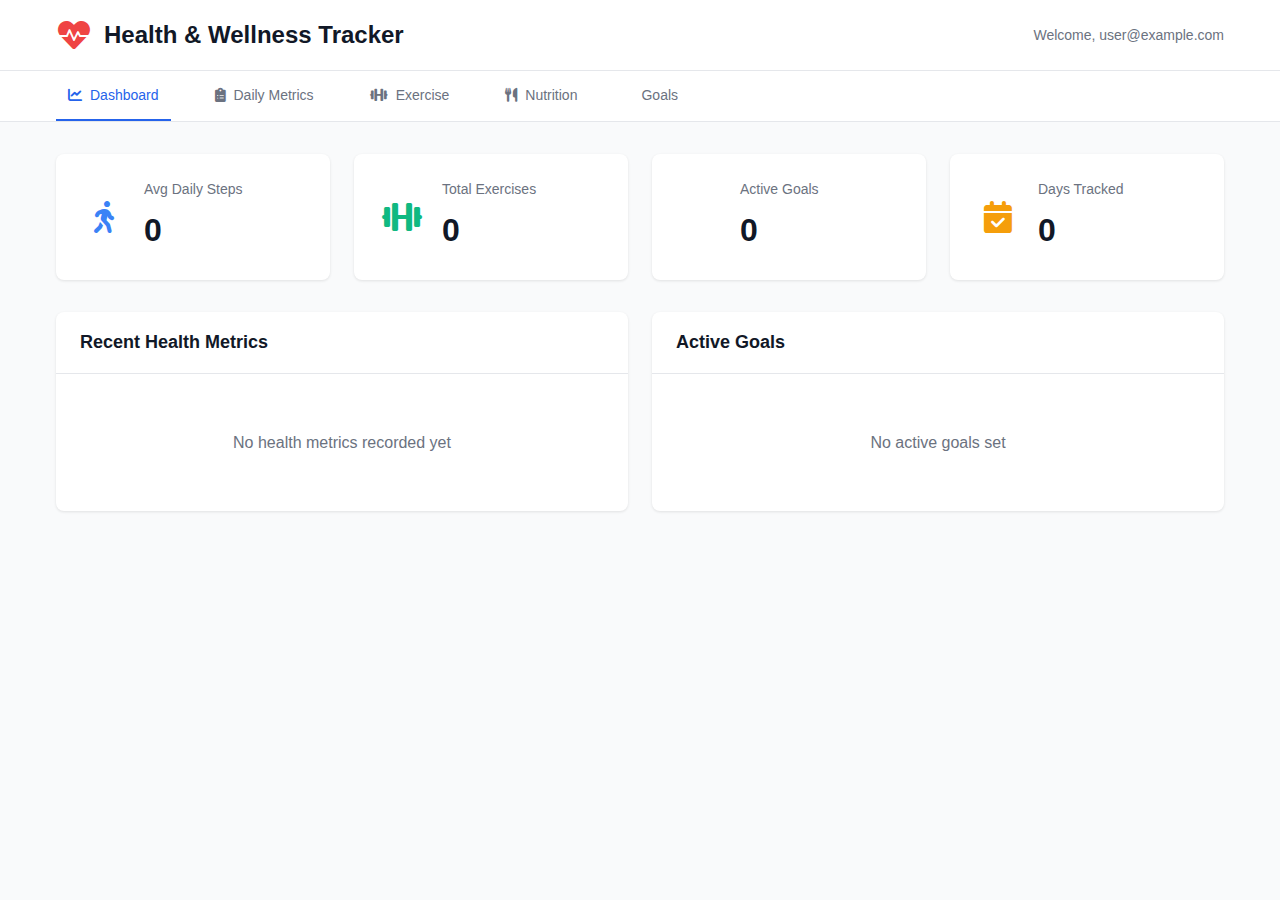
<file: health.html>
<!DOCTYPE html>
<html lang="en">
<head>
    <meta charset="UTF-8">
    <meta name="viewport" content="width=device-width, initial-scale=1.0">
    <title>Health & Wellness Tracker</title>
    <link rel="stylesheet" href="https://cdnjs.cloudflare.com/ajax/libs/font-awesome/6.0.0/css/all.min.css">
    <style>
        * {
            margin: 0;
            padding: 0;
            box-sizing: border-box;
        }

        body {
            font-family: -apple-system, BlinkMacSystemFont, 'Segoe UI', Roboto, sans-serif;
            background-color: #f9fafb;
            color: #111827;
            line-height: 1.6;
        }

        .container {
            max-width: 1200px;
            margin: 0 auto;
            padding: 0 1rem;
        }

        .header {
            background: white;
            border-bottom: 1px solid #e5e7eb;
            box-shadow: 0 1px 3px rgba(0, 0, 0, 0.1);
            padding: 1rem 0;
        }

        .header-content {
            display: flex;
            justify-content: space-between;
            align-items: center;
        }

        .logo {
            display: flex;
            align-items: center;
            gap: 0.75rem;
        }

        .logo i {
            font-size: 2rem;
            color: #ef4444;
        }

        .logo h1 {
            font-size: 1.5rem;
            font-weight: bold;
            color: #111827;
        }

        .user-info {
            font-size: 0.875rem;
            color: #6b7280;
        }

        .nav-tabs {
            background: white;
            border-bottom: 1px solid #e5e7eb;
            padding: 0;
        }

        .nav-container {
            display: flex;
            gap: 2rem;
            overflow-x: auto;
        }

        .nav-tab {
            display: flex;
            align-items: center;
            gap: 0.5rem;
            padding: 1rem 0.75rem;
            border: none;
            background: none;
            color: #6b7280;
            font-size: 0.875rem;
            font-weight: 500;
            cursor: pointer;
            border-bottom: 2px solid transparent;
            transition: all 0.2s;
            white-space: nowrap;
        }

        .nav-tab:hover {
            color: #374151;
            border-bottom-color: #d1d5db;
        }

        .nav-tab.active {
            color: #2563eb;
            border-bottom-color: #2563eb;
        }

        .main-content {
            padding: 2rem 0;
        }

        .tab-content {
            display: none;
        }

        .tab-content.active {
            display: block;
        }

        .card {
            background: white;
            border-radius: 0.5rem;
            box-shadow: 0 1px 3px rgba(0, 0, 0, 0.1);
            margin-bottom: 1.5rem;
        }

        .card-header {
            padding: 1rem 1.5rem;
            border-bottom: 1px solid #e5e7eb;
        }

        .card-title {
            font-size: 1.125rem;
            font-weight: 600;
            color: #111827;
        }

        .card-content {
            padding: 1.5rem;
        }

        .stats-grid {
            display: grid;
            grid-template-columns: repeat(auto-fit, minmax(250px, 1fr));
            gap: 1.5rem;
            margin-bottom: 2rem;
        }

        .stat-card {
            background: white;
            border-radius: 0.5rem;
            box-shadow: 0 1px 3px rgba(0, 0, 0, 0.1);
            padding: 1.5rem;
        }

        .stat-content {
            display: flex;
            align-items: center;
            gap: 1rem;
        }

        .stat-icon {
            font-size: 2rem;
            width: 3rem;
            height: 3rem;
            display: flex;
            align-items: center;
            justify-content: center;
        }

        .stat-icon.blue { color: #3b82f6; }
        .stat-icon.green { color: #10b981; }
        .stat-icon.purple { color: #8b5cf6; }
        .stat-icon.orange { color: #f59e0b; }

        .stat-info h3 {
            font-size: 0.875rem;
            font-weight: 500;
            color: #6b7280;
            margin-bottom: 0.25rem;
        }

        .stat-info p {
            font-size: 2rem;
            font-weight: 600;
            color: #111827;
        }

        .form-grid {
            display: grid;
            grid-template-columns: repeat(auto-fit, minmax(200px, 1fr));
            gap: 1rem;
            margin-bottom: 1.5rem;
        }

        .form-group {
            display: flex;
            flex-direction: column;
        }

        .form-label {
            font-size: 0.875rem;
            font-weight: 500;
            color: #374151;
            margin-bottom: 0.25rem;
        }

        .form-input, .form-select, .form-textarea {
            padding: 0.5rem 0.75rem;
            border: 1px solid #d1d5db;
            border-radius: 0.375rem;
            font-size: 0.875rem;
            transition: border-color 0.2s;
        }

        .form-input:focus, .form-select:focus, .form-textarea:focus {
            outline: none;
            border-color: #2563eb;
            box-shadow: 0 0 0 3px rgba(37, 99, 235, 0.1);
        }

        .form-textarea {
            resize: vertical;
            min-height: 80px;
        }

        .btn {
            padding: 0.5rem 1rem;
            border: none;
            border-radius: 0.375rem;
            font-size: 0.875rem;
            font-weight: 500;
            cursor: pointer;
            transition: all 0.2s;
            display: inline-flex;
            align-items: center;
            justify-content: center;
            gap: 0.5rem;
        }

        .btn-primary {
            background: #2563eb;
            color: white;
        }

        .btn-primary:hover {
            background: #1d4ed8;
        }

        .btn-success {
            background: #059669;
            color: white;
        }

        .btn-success:hover {
            background: #047857;
        }

        .btn-warning {
            background: #d97706;
            color: white;
        }

        .btn-warning:hover {
            background: #b45309;
        }

        .btn-purple {
            background: #7c3aed;
            color: white;
        }

        .btn-purple:hover {
            background: #6d28d9;
        }

        .btn-full {
            width: 100%;
        }

        .activity-list {
            space-y: 1rem;
        }

        .activity-item {
            display: flex;
            justify-content: space-between;
            align-items: center;
            padding: 0.75rem 0;
            border-bottom: 1px solid #f3f4f6;
        }

        .activity-item:last-child {
            border-bottom: none;
        }

        .activity-info h4 {
            font-size: 0.875rem;
            font-weight: 500;
            color: #111827;
            margin-bottom: 0.25rem;
        }

        .activity-info p {
            font-size: 0.75rem;
            color: #6b7280;
        }

        .activity-meta {
            text-align: right;
            font-size: 0.75rem;
            color: #6b7280;
        }

        .progress-bar {
            width: 100%;
            height: 0.5rem;
            background: #e5e7eb;
            border-radius: 0.25rem;
            overflow: hidden;
            margin: 0.5rem 0;
        }

        .progress-fill {
            height: 100%;
            background: #2563eb;
            transition: width 0.3s ease;
        }

        .goal-item {
            padding: 1rem;
            background: #f9fafb;
            border-radius: 0.5rem;
            margin-bottom: 1rem;
        }

        .goal-header {
            display: flex;
            justify-content: space-between;
            align-items: center;
            margin-bottom: 0.75rem;
        }

        .goal-title {
            font-weight: 500;
            color: #111827;
            text-transform: capitalize;
        }

        .goal-percentage {
            font-size: 0.875rem;
            font-weight: 500;
            color: #2563eb;
        }

        .goal-details {
            display: flex;
            justify-content: space-between;
            font-size: 0.875rem;
            color: #6b7280;
            margin-top: 0.5rem;
        }

        .empty-state {
            text-align: center;
            padding: 2rem;
            color: #6b7280;
        }

        .star-rating {
            display: flex;
            gap: 0.125rem;
        }

        .star {
            color: #fbbf24;
            font-size: 0.75rem;
        }

        .star.empty {
            color: #d1d5db;
        }

        @media (max-width: 768px) {
            .header-content {
                flex-direction: column;
                gap: 0.5rem;
                text-align: center;
            }

            .logo h1 {
                font-size: 1.25rem;
            }

            .nav-container {
                gap: 1rem;
            }

            .nav-tab {
                padding: 0.75rem 0.5rem;
                font-size: 0.8rem;
            }

            .stats-grid {
                grid-template-columns: 1fr;
            }

            .form-grid {
                grid-template-columns: 1fr;
            }

            .goal-header {
                flex-direction: column;
                align-items: flex-start;
                gap: 0.5rem;
            }
        }
    </style>
</head>
<body>
    <header class="header">
        <div class="container">
            <div class="header-content">
                <div class="logo">
                    <i class="fas fa-heartbeat"></i>
                    <h1>Health & Wellness Tracker</h1>
                </div>
                <div class="user-info">Welcome, user@example.com</div>
            </div>
        </div>
    </header>

    <nav class="nav-tabs">
        <div class="container">
            <div class="nav-container">
                <button class="nav-tab active" data-tab="dashboard">
                    <i class="fas fa-chart-line"></i>
                    Dashboard
                </button>
                <button class="nav-tab" data-tab="metrics">
                    <i class="fas fa-clipboard-list"></i>
                    Daily Metrics
                </button>
                <button class="nav-tab" data-tab="exercise">
                    <i class="fas fa-dumbbell"></i>
                    Exercise
                </button>
                <button class="nav-tab" data-tab="nutrition">
                    <i class="fas fa-utensils"></i>
                    Nutrition
                </button>
                <button class="nav-tab" data-tab="goals">
                    <i class="fas fa-target"></i>
                    Goals
                </button>
            </div>
        </div>
    </nav>

    <main class="main-content">
        <div class="container">
            <div id="dashboard" class="tab-content active">
                <div class="stats-grid">
                    <div class="stat-card">
                        <div class="stat-content">
                            <div class="stat-icon blue">
                                <i class="fas fa-walking"></i>
                            </div>
                            <div class="stat-info">
                                <h3>Avg Daily Steps</h3>
                                <p id="avg-steps">0</p>
                            </div>
                        </div>
                    </div>
                    <div class="stat-card">
                        <div class="stat-content">
                            <div class="stat-icon green">
                                <i class="fas fa-dumbbell"></i>
                            </div>
                            <div class="stat-info">
                                <h3>Total Exercises</h3>
                                <p id="total-exercises">0</p>
                            </div>
                        </div>
                    </div>
                    <div class="stat-card">
                        <div class="stat-content">
                            <div class="stat-icon purple">
                                <i class="fas fa-target"></i>
                            </div>
                            <div class="stat-info">
                                <h3>Active Goals</h3>
                                <p id="active-goals">0</p>
                            </div>
                        </div>
                    </div>
                    <div class="stat-card">
                        <div class="stat-content">
                            <div class="stat-icon orange">
                                <i class="fas fa-calendar-check"></i>
                            </div>
                            <div class="stat-info">
                                <h3>Days Tracked</h3>
                                <p id="days-tracked">0</p>
                            </div>
                        </div>
                    </div>
                </div>

                <div style="display: grid; grid-template-columns: 1fr 1fr; gap: 1.5rem;">
                    <div class="card">
                        <div class="card-header">
                            <h3 class="card-title">Recent Health Metrics</h3>
                        </div>
                        <div class="card-content">
                            <div id="recent-metrics" class="activity-list"></div>
                        </div>
                    </div>

                    <div class="card">
                        <div class="card-header">
                            <h3 class="card-title">Active Goals</h3>
                        </div>
                        <div class="card-content">
                            <div id="active-goals-list"></div>
                        </div>
                    </div>
                </div>
            </div>

            <div id="metrics" class="tab-content">
                <div class="card">
                    <div class="card-header">
                        <h3 class="card-title">Daily Health Metrics</h3>
                    </div>
                    <div class="card-content">
                        <form id="metrics-form">
                            <div class="form-grid">
                                <div class="form-group">
                                    <label class="form-label">Date</label>
                                    <input type="date" class="form-input" name="date" required>
                                </div>
                                <div class="form-group">
                                    <label class="form-label">Weight (kg)</label>
                                    <input type="number" step="0.1" class="form-input" name="weight_kg" placeholder="70.5">
                                </div>
                                <div class="form-group">
                                    <label class="form-label">Steps</label>
                                    <input type="number" class="form-input" name="steps" placeholder="10000">
                                </div>
                                <div class="form-group">
                                    <label class="form-label">Water Intake (ml)</label>
                                    <input type="number" class="form-input" name="water_intake_ml" placeholder="2000">
                                </div>
                                <div class="form-group">
                                    <label class="form-label">Sleep Hours</label>
                                    <input type="number" step="0.5" class="form-input" name="sleep_hours" placeholder="8.0">
                                </div>
                                <div class="form-group">
                                    <label class="form-label">Mood Rating (1-5)</label>
                                    <select class="form-select" name="mood_rating">
                                        <option value="">Select mood</option>
                                        <option value="1">1 - Very Bad</option>
                                        <option value="2">2 - Bad</option>
                                        <option value="3">3 - Okay</option>
                                        <option value="4">4 - Good</option>
                                        <option value="5">5 - Excellent</option>
                                    </select>
                                </div>
                            </div>
                            <div class="form-group">
                                <label class="form-label">Notes</label>
                                <textarea class="form-textarea" name="notes" placeholder="Any additional notes about your day..."></textarea>
                            </div>
                            <button type="submit" class="btn btn-primary btn-full">Save Health Metrics</button>
                        </form>
                    </div>
                </div>
            </div>

            <div id="exercise" class="tab-content">
                <div class="card">
                    <div class="card-header">
                        <h3 class="card-title">Log Exercise Session</h3>
                    </div>
                    <div class="card-content">
                        <form id="exercise-form">
                            <div class="form-grid">
                                <div class="form-group">
                                    <label class="form-label">Date</label>
                                    <input type="date" class="form-input" name="date" required>
                                </div>
                                <div class="form-group">
                                    <label class="form-label">Exercise Type</label>
                                    <input type="text" class="form-input" name="exercise_type" placeholder="Running, Cycling, Weight Training..." required>
                                </div>
                                <div class="form-group">
                                    <label class="form-label">Duration (minutes)</label>
                                    <input type="number" class="form-input" name="duration_minutes" placeholder="30" required>
                                </div>
                                <div class="form-group">
                                    <label class="form-label">Calories Burned</label>
                                    <input type="number" class="form-input" name="calories_burned" placeholder="300">
                                </div>
                            </div>
                            <div class="form-group">
                                <label class="form-label">Notes</label>
                                <textarea class="form-textarea" name="notes" placeholder="How did the workout feel? Any observations..."></textarea>
                            </div>
                            <button type="submit" class="btn btn-success btn-full">Log Exercise Session</button>
                        </form>
                    </div>
                </div>

                <div class="card">
                    <div class="card-header">
                        <h3 class="card-title">Recent Exercise Sessions</h3>
                    </div>
                    <div class="card-content">
                        <div id="recent-exercises" class="activity-list"></div>
                    </div>
                </div>
            </div>

            <div id="nutrition" class="tab-content">
                <div class="card">
                    <div class="card-header">
                        <h3 class="card-title">Log Meal</h3>
                    </div>
                    <div class="card-content">
                        <form id="meal-form">
                            <div class="form-grid">
                                <div class="form-group">
                                    <label class="form-label">Date</label>
                                    <input type="date" class="form-input" name="date" required>
                                </div>
                                <div class="form-group">
                                    <label class="form-label">Meal Type</label>
                                    <select class="form-select" name="meal_type" required>
                                        <option value="breakfast">Breakfast</option>
                                        <option value="lunch">Lunch</option>
                                        <option value="dinner">Dinner</option>
                                        <option value="snack">Snack</option>
                                    </select>
                                </div>
                                <div class="form-group">
                                    <label class="form-label">Food Item</label>
                                    <input type="text" class="form-input" name="food_item" placeholder="Grilled chicken breast, Apple, etc." required>
                                </div>
                                <div class="form-group">
                                    <label class="form-label">Calories</label>
                                    <input type="number" class="form-input" name="calories" placeholder="250">
                                </div>
                                <div class="form-group">
                                    <label class="form-label">Protein (g)</label>
                                    <input type="number" step="0.1" class="form-input" name="protein_g" placeholder="25.0">
                                </div>
                                <div class="form-group">
                                    <label class="form-label">Carbs (g)</label>
                                    <input type="number" step="0.1" class="form-input" name="carbs_g" placeholder="15.0">
                                </div>
                                <div class="form-group">
                                    <label class="form-label">Fat (g)</label>
                                    <input type="number" step="0.1" class="form-input" name="fat_g" placeholder="8.0">
                                </div>
                            </div>
                            <button type="submit" class="btn btn-warning btn-full">Log Meal</button>
                        </form>
                    </div>
                </div>

                <div class="card">
                    <div class="card-header">
                        <h3 class="card-title">Recent Meals</h3>
                    </div>
                    <div class="card-content">
                        <div id="recent-meals" class="activity-list"></div>
                    </div>
                </div>
            </div>

            <div id="goals" class="tab-content">
                <div class="card">
                    <div class="card-header">
                        <h3 class="card-title">Create New Goal</h3>
                    </div>
                    <div class="card-content">
                        <form id="goal-form">
                            <div class="form-grid">
                                <div class="form-group">
                                    <label class="form-label">Goal Type</label>
                                    <select class="form-select" name="goal_type" required>
                                        <option value="">Select goal type</option>
                                        <option value="weight_loss">Weight Loss</option>
                                        <option value="weight_gain">Weight Gain</option>
                                        <option value="daily_steps">Daily Steps</option>
                                        <option value="weekly_exercise">Weekly Exercise Sessions</option>
                                        <option value="daily_water">Daily Water Intake</option>
                                        <option value="sleep_hours">Sleep Hours</option>
                                    </select>
                                </div>
                                <div class="form-group">
                                    <label class="form-label">Target Value</label>
                                    <input type="number" step="0.1" class="form-input" name="target_value" placeholder="10000" required>
                                </div>
                                <div class="form-group">
                                    <label class="form-label">Current Value</label>
                                    <input type="number" step="0.1" class="form-input" name="current_value" placeholder="0">
                                </div>
                                <div class="form-group">
                                    <label class="form-label">Target Date</label>
                                    <input type="date" class="form-input" name="target_date">
                                </div>
                            </div>
                            <button type="submit" class="btn btn-purple btn-full">Create Goal</button>
                        </form>
                    </div>
                </div>

                <div class="card">
                    <div class="card-header">
                        <h3 class="card-title">Your Active Goals</h3>
                    </div>
                    <div class="card-content">
                        <div id="goals-list"></div>
                    </div>
                </div>
            </div>
        </div>
    </main>

    <script>
        class HealthTracker {
            constructor() {
                this.data = this.loadData();
                this.init();
            }

            init() {
                this.setupEventListeners();
                this.setDefaultDates();
                this.updateDashboard();
                this.renderRecentData();
            }

            loadData() {
                const defaultData = {
                    healthMetrics: [],
                    exercises: [],
                    meals: [],
                    goals: []
                };
                
                try {
                    const saved = localStorage.getItem('healthTrackerData');
                    return saved ? JSON.parse(saved) : defaultData;
                } catch (error) {
                    console.error('Error loading data:', error);
                    return defaultData;
                }
            }

            saveData() {
                try {
                    localStorage.setItem('healthTrackerData', JSON.stringify(this.data));
                } catch (error) {
                    console.error('Error saving data:', error);
                    alert('Failed to save data. Please try again.');
                }
            }

            setupEventListeners() {
                document.querySelectorAll('.nav-tab').forEach(tab => {
                    tab.addEventListener('click', (e) => {
                        const tabName = e.target.dataset.tab;
                        this.switchTab(tabName);
                    });
                });

                document.getElementById('metrics-form').addEventListener('submit', (e) => {
                    e.preventDefault();
                    this.saveHealthMetrics(e.target);
                });

                document.getElementById('exercise-form').addEventListener('submit', (e) => {
                    e.preventDefault();
                    this.logExercise(e.target);
                });

                document.getElementById('meal-form').addEventListener('submit', (e) => {
                    e.preventDefault();
                    this.logMeal(e.target);
                });

                document.getElementById('goal-form').addEventListener('submit', (e) => {
                    e.preventDefault();
                    this.createGoal(e.target);
                });
            }

            setDefaultDates() {
                const today = new Date().toISOString().split('T')[0];
                document.querySelectorAll('input[type="date"]').forEach(input => {
                    if (!input.value) {
                        input.value = today;
                    }
                });
            }

            switchTab(tabName) {
                document.querySelectorAll('.nav-tab').forEach(tab => {
                    tab.classList.remove('active');
                });
                document.querySelector(`[data-tab="${tabName}"]`).classList.add('active');

                document.querySelectorAll('.tab-content').forEach(content => {
                    content.classList.remove('active');
                });
                document.getElementById(tabName).classList.add('active');

                if (tabName === 'dashboard') {
                    this.updateDashboard();
                } else if (tabName === 'exercise') {
                    this.renderRecentExercises();
                } else if (tabName === 'nutrition') {
                    this.renderRecentMeals();
                } else if (tabName === 'goals') {
                    this.renderGoals();
                }
            }

            saveHealthMetrics(form) {
                const formData = new FormData(form);
                const metrics = {
                    id: Date.now(),
                    date: formData.get('date'),
                    weight_kg: parseFloat(formData.get('weight_kg')) || null,
                    steps: parseInt(formData.get('steps')) || 0,
                    water_intake_ml: parseInt(formData.get('water_intake_ml')) || 0,
                    sleep_hours: parseFloat(formData.get('sleep_hours')) || 0,
                    mood_rating: parseInt(formData.get('mood_rating')) || null,
                    notes: formData.get('notes') || '',
                    created_at: new Date().toISOString()
                };

                this.data.healthMetrics = this.data.healthMetrics.filter(m => m.date !== metrics.date);
                this.data.healthMetrics.push(metrics);
                this.data.healthMetrics.sort((a, b) => new Date(b.date) - new Date(a.date));

                this.saveData();
                this.updateDashboard();
                form.reset();
                this.setDefaultDates();
                alert('Health metrics saved successfully!');
            }

            logExercise(form) {
                const formData = new FormData(form);
                const exercise = {
                    id: Date.now(),
                    date: formData.get('date'),
                    exercise_type: formData.get('exercise_type'),
                    duration_minutes: parseInt(formData.get('duration_minutes')),
                    calories_burned: parseInt(formData.get('calories_burned')) || 0,
                    notes: formData.get('notes') || '',
                    created_at: new Date().toISOString()
                };

                this.data.exercises.push(exercise);
                this.data.exercises.sort((a, b) => new Date(b.date) - new Date(a.date));

                this.saveData();
                this.updateDashboard();
                this.renderRecentExercises();
                form.reset();
                this.setDefaultDates();
                alert('Exercise logged successfully!');
            }

            logMeal(form) {
                const formData = new FormData(form);
                const meal = {
                    id: Date.now(),
                    date: formData.get('date'),
                    meal_type: formData.get('meal_type'),
                    food_item: formData.get('food_item'),
                    calories: parseInt(formData.get('calories')) || 0,
                    protein_g: parseFloat(formData.get('protein_g')) || 0,
                    carbs_g: parseFloat(formData.get('carbs_g')) || 0,
                    fat_g: parseFloat(formData.get('fat_g')) || 0,
                    created_at: new Date().toISOString()
                };

                this.data.meals.push(meal);
                this.data.meals.sort((a, b) => new Date(b.date) - new Date(a.date));

                this.saveData();
                this.renderRecentMeals();
                form.reset();
                this.setDefaultDates();
                alert('Meal logged successfully!');
            }

            createGoal(form) {
                const formData = new FormData(form);
                const goal = {
                    id: Date.now(),
                    goal_type: formData.get('goal_type'),
                    target_value: parseFloat(formData.get('target_value')),
                    current_value: parseFloat(formData.get('current_value')) || 0,
                    target_date: formData.get('target_date') || null,
                    is_active: true,
                    created_at: new Date().toISOString()
                };

                this.data.goals.push(goal);
                this.saveData();
                this.updateDashboard();
                this.renderGoals();
                form.reset();
                alert('Goal created successfully!');
            }

            updateDashboard() {
                const avgSteps = this.data.healthMetrics.length > 0 
                    ? Math.round(this.data.healthMetrics.reduce((sum, m) => sum + (m.steps || 0), 0) / this.data.healthMetrics.length)
                    : 0;
                
                const totalExercises = this.data.exercises.length;
                const activeGoals = this.data.goals.filter(g => g.is_active).length;
                const daysTracked = this.data.healthMetrics.length;

                document.getElementById('avg-steps').textContent = avgSteps.toLocaleString();
                document.getElementById('total-exercises').textContent = totalExercises;
                document.getElementById('active-goals').textContent = activeGoals;
                document.getElementById('days-tracked').textContent = daysTracked;

                this.renderRecentMetrics();
                this.renderActiveGoals();
            }

            renderRecentMetrics() {
                const container = document.getElementById('recent-metrics');
                const recentMetrics = this.data.healthMetrics.slice(0, 5);

                if (recentMetrics.length === 0) {
                    container.innerHTML = '<div class="empty-state">No health metrics recorded yet</div>';
                    return;
                }

                container.innerHTML = recentMetrics.map(metric => `
                    <div class="activity-item">
                        <div class="activity-info">
                            <h4>${metric.date}</h4>
                            <p>
                                ${metric.steps > 0 ? `${metric.steps} steps` : ''}
                                ${metric.weight_kg ? ` • ${metric.weight_kg}kg` : ''}
                                ${metric.sleep_hours > 0 ? ` • ${metric.sleep_hours}h sleep` : ''}
                            </p>
                        </div>
                        <div class="activity-meta">
                            ${metric.mood_rating ? this.renderStars(metric.mood_rating) : ''}
                        </div>
                    </div>
                `).join('');
            }

            renderActiveGoals() {
                const container = document.getElementById('active-goals-list');
                const activeGoals = this.data.goals.filter(g => g.is_active).slice(0, 5);

                if (activeGoals.length === 0) {
                    container.innerHTML = '<div class="empty-state">No active goals set</div>';
                    return;
                }

                container.innerHTML = activeGoals.map(goal => {
                    const progress = goal.target_value > 0 ? Math.min(100, (goal.current_value / goal.target_value) * 100) : 0;
                    return `
                        <div class="goal-item">
                            <div class="goal-header">
                                <div class="goal-title">${goal.goal_type.replace('_', ' ')}</div>
                                <div class="goal-percentage">${Math.round(progress)}%</div>
                            </div>
                            <div class="progress-bar">
                                <div class="progress-fill" style="width: ${progress}%"></div>
                            </div>
                            <div class="goal-details">
                                <span>Current: ${goal.current_value}</span>
                                <span>Target: ${goal.target_value}</span>
                            </div>
                            ${goal.target_date ? `<p style="font-size: 0.75rem; color: #6b7280; margin-top: 0.5rem;">Target: ${goal.target_date}</p>` : ''}
                        </div>
                    `;
                }).join('');
            }

            renderRecentExercises() {
                const container = document.getElementById('recent-exercises');
                const recentExercises = this.data.exercises.slice(0, 10);

                if (recentExercises.length === 0) {
                    container.innerHTML = '<div class="empty-state">No exercise sessions logged yet</div>';
                    return;
                }

                container.innerHTML = recentExercises.map(exercise => `
                    <div class="activity-item">
                        <div class="activity-info">
                            <h4>${exercise.exercise_type}</h4>
                            <p>${exercise.date} • ${exercise.duration_minutes} minutes</p>
                            ${exercise.notes ? `<p style="margin-top: 0.25rem;">${exercise.notes}</p>` : ''}
                        </div>
                        <div class="activity-meta">
                            ${exercise.calories_burned > 0 ? `<strong style="color: #059669;">${exercise.calories_burned} cal</strong>` : ''}
                        </div>
                    </div>
                `).join('');
            }

            renderRecentMeals() {
                const container = document.getElementById('recent-meals');
                const recentMeals = this.data.meals.slice(0, 10);

                if (recentMeals.length === 0) {
                    container.innerHTML = '<div class="empty-state">No meals logged yet</div>';
                    return;
                }

                container.innerHTML = recentMeals.map(meal => `
                    <div class="activity-item">
                        <div class="activity-info">
                            <h4>${meal.food_item}</h4>
                            <p>${meal.date} • ${meal.meal_type}</p>
                            <p>Protein: ${meal.protein_g}g • Carbs: ${meal.carbs_g}g • Fat: ${meal.fat_g}g</p>
                        </div>
                        <div class="activity-meta">
                            ${meal.calories > 0 ? `<strong style="color: #d97706;">${meal.calories} cal</strong>` : ''}
                        </div>
                    </div>
                `).join('');
            }

            renderGoals() {
                const container = document.getElementById('goals-list');
                const activeGoals = this.data.goals.filter(g => g.is_active);

                if (activeGoals.length === 0) {
                    container.innerHTML = '<div class="empty-state">No active goals set. Create your first goal above!</div>';
                    return;
                }

                container.innerHTML = activeGoals.map(goal => {
                    const progress = goal.target_value > 0 ? Math.min(100, (goal.current_value / goal.target_value) * 100) : 0;
                    return `
                        <div class="goal-item">
                            <div class="goal-header">
                                <div class="goal-title">${goal.goal_type.replace('_', ' ')}</div>
                                <div class="goal-percentage">${Math.round(progress)}%</div>
                            </div>
                            <div class="progress-bar">
                                <div class="progress-fill" style="width: ${progress}%"></div>
                            </div>
                            <div class="goal-details">
                                <span>Current: ${goal.current_value}</span>
                                <span>Target: ${goal.target_value}</span>
                            </div>
                            ${goal.target_date ? `<p style="font-size: 0.75rem; color: #6b7280; margin-top: 0.5rem;">Target: ${goal.target_date}</p>` : ''}
                            <button onclick="healthTracker.updateGoalProgress(${goal.id})" class="btn btn-primary" style="margin-top: 0.5rem; font-size: 0.75rem; padding: 0.25rem 0.5rem;">
                                Update Progress
                            </button>
                        </div>
                    `;
                }).join('');
            }

            updateGoalProgress(goalId) {
                const goal = this.data.goals.find(g => g.id === goalId);
                if (!goal) return;

                const newValue = prompt(`Update current value for ${goal.goal_type.replace('_', ' ')}:`, goal.current_value);
                if (newValue !== null && !isNaN(newValue)) {
                    goal.current_value = parseFloat(newValue);
                    this.saveData();
                    this.updateDashboard();
                    this.renderGoals();
                }
            }

            renderStars(rating) {
                let stars = '';
                for (let i = 1; i <= 5; i++) {
                    stars += `<i class="fas fa-star star ${i <= rating ? '' : 'empty'}"></i>`;
                }
                return `<div class="star-rating">${stars}</div>`;
            }

            renderRecentData() {
                this.renderRecentExercises();
                this.renderRecentMeals();
                this.renderGoals();
            }
        }

        const healthTracker = new HealthTracker();
    </script>
</body>
</html>
</file>
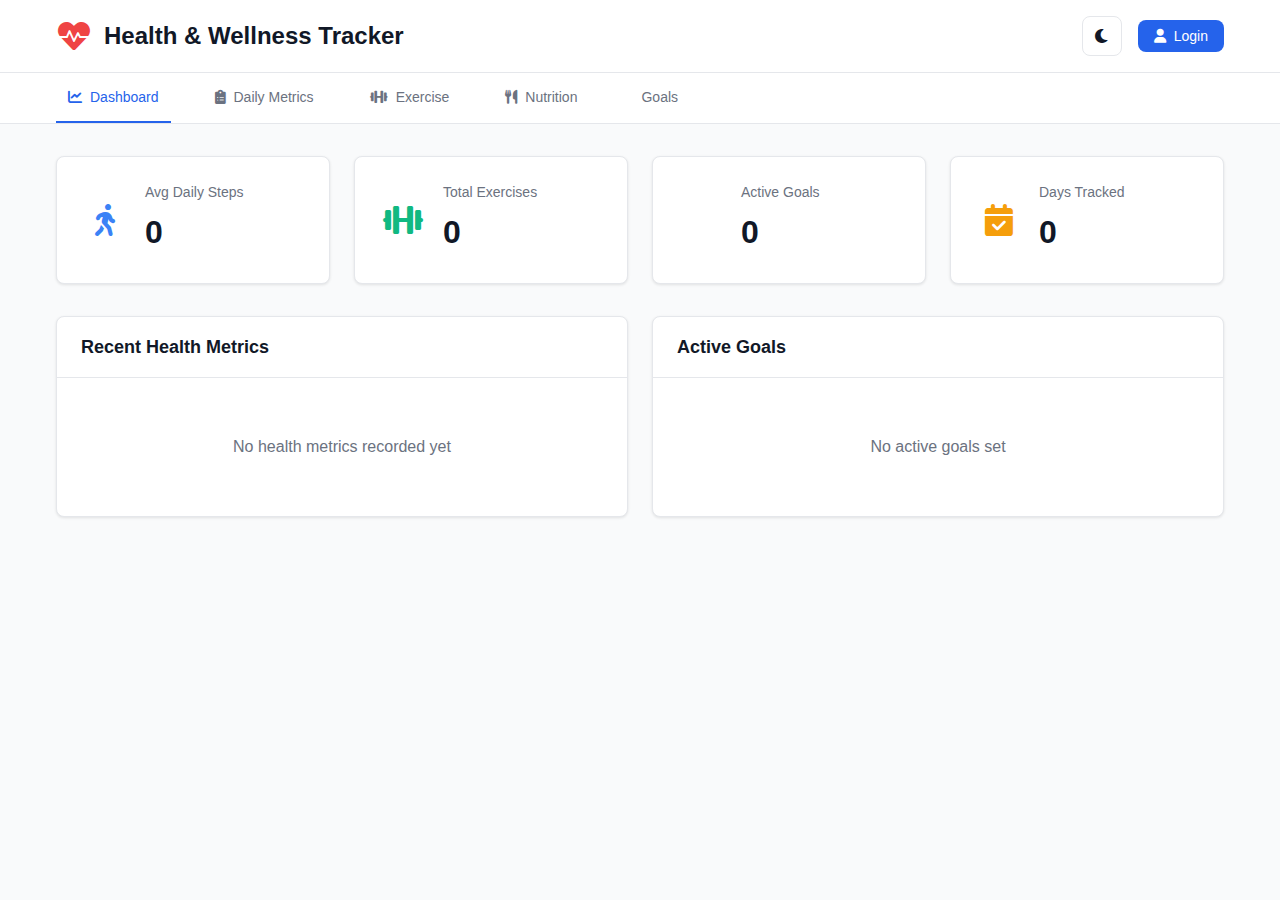
<file: wellness.html>
<!DOCTYPE html>
<html lang="en">
<head>
    <meta charset="UTF-8">
    <meta name="viewport" content="width=device-width, initial-scale=1.0">
    <title>Health & Wellness Tracker</title>
    <link rel="stylesheet" href="https://cdnjs.cloudflare.com/ajax/libs/font-awesome/6.0.0/css/all.min.css">
    <style>
        :root {
            --bg-primary: #ffffff;
            --bg-secondary: #f9fafb;
            --bg-card: #ffffff;
            --text-primary: #111827;
            --text-secondary: #6b7280;
            --text-muted: #9ca3af;
            --border-color: #e5e7eb;
            --border-light: #f3f4f6;
            --shadow: 0 1px 3px rgba(0, 0, 0, 0.1);
            --shadow-lg: 0 4px 6px rgba(0, 0, 0, 0.1);
            --accent-color: #2563eb;
            --accent-hover: #1d4ed8;
            --success-color: #059669;
            --success-hover: #047857;
            --warning-color: #d97706;
            --warning-hover: #b45309;
            --purple-color: #7c3aed;
            --purple-hover: #6d28d9;
            --red-color: #ef4444;
            --green-color: #10b981;
            --orange-color: #f59e0b;
            --blue-color: #3b82f6;
            --purple-stat: #8b5cf6;
            --yellow-color: #fbbf24;
        }

        [data-theme="dark"] {
            --bg-primary: #1f2937;
            --bg-secondary: #111827;
            --bg-card: #374151;
            --text-primary: #f9fafb;
            --text-secondary: #d1d5db;
            --text-muted: #9ca3af;
            --border-color: #4b5563;
            --border-light: #374151;
            --shadow: 0 1px 3px rgba(0, 0, 0, 0.3);
            --shadow-lg: 0 4px 6px rgba(0, 0, 0, 0.3);
        }

        * {
            margin: 0;
            padding: 0;
            box-sizing: border-box;
        }

        body {
            font-family: -apple-system, BlinkMacSystemFont, 'Segoe UI', Roboto, sans-serif;
            background-color: var(--bg-secondary);
            color: var(--text-primary);
            line-height: 1.6;
            transition: background-color 0.3s ease, color 0.3s ease;
        }

        .container {
            max-width: 1200px;
            margin: 0 auto;
            padding: 0 1rem;
        }

        .header {
            background: var(--bg-primary);
            border-bottom: 1px solid var(--border-color);
            box-shadow: var(--shadow);
            padding: 1rem 0;
            transition: background-color 0.3s ease, border-color 0.3s ease;
        }

        .header-content {
            display: flex;
            justify-content: space-between;
            align-items: center;
        }

        .logo {
            display: flex;
            align-items: center;
            gap: 0.75rem;
        }

        .logo i {
            font-size: 2rem;
            color: var(--red-color);
        }

        .logo h1 {
            font-size: 1.5rem;
            font-weight: bold;
            color: var(--text-primary);
        }

        .header-controls {
            display: flex;
            align-items: center;
            gap: 1rem;
        }

        .theme-toggle {
            background: none;
            border: 1px solid var(--border-color);
            border-radius: 0.5rem;
            padding: 0.5rem;
            cursor: pointer;
            color: var(--text-primary);
            font-size: 1rem;
            transition: all 0.2s ease;
            display: flex;
            align-items: center;
            justify-content: center;
            width: 2.5rem;
            height: 2.5rem;
        }

        .theme-toggle:hover {
            background: var(--bg-secondary);
            border-color: var(--accent-color);
        }

        .login-btn {
            background: var(--accent-color);
            color: white;
            border: none;
            border-radius: 0.5rem;
            padding: 0.5rem 1rem;
            font-size: 0.875rem;
            font-weight: 500;
            cursor: pointer;
            transition: background-color 0.2s ease;
            display: flex;
            align-items: center;
            gap: 0.5rem;
        }

        .login-btn:hover {
            background: var(--accent-hover);
        }

        .nav-tabs {
            background: var(--bg-primary);
            border-bottom: 1px solid var(--border-color);
            padding: 0;
            transition: background-color 0.3s ease, border-color 0.3s ease;
        }

        .nav-container {
            display: flex;
            gap: 2rem;
            overflow-x: auto;
        }

        .nav-tab {
            display: flex;
            align-items: center;
            gap: 0.5rem;
            padding: 1rem 0.75rem;
            border: none;
            background: none;
            color: var(--text-secondary);
            font-size: 0.875rem;
            font-weight: 500;
            cursor: pointer;
            border-bottom: 2px solid transparent;
            transition: all 0.2s;
            white-space: nowrap;
        }

        .nav-tab:hover {
            color: var(--text-primary);
            border-bottom-color: var(--border-color);
        }

        .nav-tab.active {
            color: var(--accent-color);
            border-bottom-color: var(--accent-color);
        }

        .main-content {
            padding: 2rem 0;
        }

        .tab-content {
            display: none;
        }

        .tab-content.active {
            display: block;
        }

        .card {
            background: var(--bg-card);
            border-radius: 0.5rem;
            box-shadow: var(--shadow);
            margin-bottom: 1.5rem;
            border: 1px solid var(--border-color);
            transition: background-color 0.3s ease, border-color 0.3s ease;
        }

        .card-header {
            padding: 1rem 1.5rem;
            border-bottom: 1px solid var(--border-color);
        }

        .card-title {
            font-size: 1.125rem;
            font-weight: 600;
            color: var(--text-primary);
        }

        .card-content {
            padding: 1.5rem;
        }

        .stats-grid {
            display: grid;
            grid-template-columns: repeat(auto-fit, minmax(250px, 1fr));
            gap: 1.5rem;
            margin-bottom: 2rem;
        }

        .stat-card {
            background: var(--bg-card);
            border-radius: 0.5rem;
            box-shadow: var(--shadow);
            padding: 1.5rem;
            border: 1px solid var(--border-color);
            transition: background-color 0.3s ease, border-color 0.3s ease;
        }

        .stat-content {
            display: flex;
            align-items: center;
            gap: 1rem;
        }

        .stat-icon {
            font-size: 2rem;
            width: 3rem;
            height: 3rem;
            display: flex;
            align-items: center;
            justify-content: center;
        }

        .stat-icon.blue { color: var(--blue-color); }
        .stat-icon.green { color: var(--green-color); }
        .stat-icon.purple { color: var(--purple-stat); }
        .stat-icon.orange { color: var(--orange-color); }

        .stat-info h3 {
            font-size: 0.875rem;
            font-weight: 500;
            color: var(--text-secondary);
            margin-bottom: 0.25rem;
        }

        .stat-info p {
            font-size: 2rem;
            font-weight: 600;
            color: var(--text-primary);
        }

        .form-grid {
            display: grid;
            grid-template-columns: repeat(auto-fit, minmax(200px, 1fr));
            gap: 1rem;
            margin-bottom: 1.5rem;
        }

        .form-group {
            display: flex;
            flex-direction: column;
        }

        .form-label {
            font-size: 0.875rem;
            font-weight: 500;
            color: var(--text-primary);
            margin-bottom: 0.25rem;
        }

        .form-input, .form-select, .form-textarea {
            padding: 0.5rem 0.75rem;
            border: 1px solid var(--border-color);
            border-radius: 0.375rem;
            font-size: 0.875rem;
            transition: border-color 0.2s;
            background: var(--bg-primary);
            color: var(--text-primary);
        }

        .form-input:focus, .form-select:focus, .form-textarea:focus {
            outline: none;
            border-color: var(--accent-color);
            box-shadow: 0 0 0 3px rgba(37, 99, 235, 0.1);
        }

        .form-textarea {
            resize: vertical;
            min-height: 80px;
        }

        .btn {
            padding: 0.5rem 1rem;
            border: none;
            border-radius: 0.375rem;
            font-size: 0.875rem;
            font-weight: 500;
            cursor: pointer;
            transition: all 0.2s;
            display: inline-flex;
            align-items: center;
            justify-content: center;
            gap: 0.5rem;
        }

        .btn-primary {
            background: var(--accent-color);
            color: white;
        }

        .btn-primary:hover {
            background: var(--accent-hover);
        }

        .btn-success {
            background: var(--success-color);
            color: white;
        }

        .btn-success:hover {
            background: var(--success-hover);
        }

        .btn-warning {
            background: var(--warning-color);
            color: white;
        }

        .btn-warning:hover {
            background: var(--warning-hover);
        }

        .btn-purple {
            background: var(--purple-color);
            color: white;
        }

        .btn-purple:hover {
            background: var(--purple-hover);
        }

        .btn-full {
            width: 100%;
        }

        .activity-list {
            space-y: 1rem;
        }

        .activity-item {
            display: flex;
            justify-content: space-between;
            align-items: center;
            padding: 0.75rem 0;
            border-bottom: 1px solid var(--border-light);
        }

        .activity-item:last-child {
            border-bottom: none;
        }

        .activity-info h4 {
            font-size: 0.875rem;
            font-weight: 500;
            color: var(--text-primary);
            margin-bottom: 0.25rem;
        }

        .activity-info p {
            font-size: 0.75rem;
            color: var(--text-secondary);
        }

        .activity-meta {
            text-align: right;
            font-size: 0.75rem;
            color: var(--text-secondary);
        }

        .progress-bar {
            width: 100%;
            height: 0.5rem;
            background: var(--border-color);
            border-radius: 0.25rem;
            overflow: hidden;
            margin: 0.5rem 0;
        }

        .progress-fill {
            height: 100%;
            background: var(--accent-color);
            transition: width 0.3s ease;
        }

        .goal-item {
            padding: 1rem;
            background: var(--bg-secondary);
            border-radius: 0.5rem;
            margin-bottom: 1rem;
            border: 1px solid var(--border-color);
            transition: background-color 0.3s ease, border-color 0.3s ease;
        }

        .goal-header {
            display: flex;
            justify-content: space-between;
            align-items: center;
            margin-bottom: 0.75rem;
        }

        .goal-title {
            font-weight: 500;
            color: var(--text-primary);
            text-transform: capitalize;
        }

        .goal-percentage {
            font-size: 0.875rem;
            font-weight: 500;
            color: var(--accent-color);
        }

        .goal-details {
            display: flex;
            justify-content: space-between;
            font-size: 0.875rem;
            color: var(--text-secondary);
            margin-top: 0.5rem;
        }

        .empty-state {
            text-align: center;
            padding: 2rem;
            color: var(--text-secondary);
        }

        .star-rating {
            display: flex;
            gap: 0.125rem;
        }

        .star {
            color: var(--yellow-color);
            font-size: 0.75rem;
        }

        .star.empty {
            color: var(--border-color);
        }

        .login-modal {
            position: fixed;
            top: 0;
            left: 0;
            width: 100%;
            height: 100%;
            background: rgba(0, 0, 0, 0.5);
            display: none;
            align-items: center;
            justify-content: center;
            z-index: 1000;
        }

        .login-modal.active {
            display: flex;
        }

        .login-form {
            background: var(--bg-card);
            border-radius: 0.5rem;
            padding: 2rem;
            width: 100%;
            max-width: 400px;
            margin: 1rem;
            box-shadow: var(--shadow-lg);
            border: 1px solid var(--border-color);
        }

        .login-form h2 {
            margin-bottom: 1.5rem;
            color: var(--text-primary);
            text-align: center;
        }

        .close-btn {
            position: absolute;
            top: 1rem;
            right: 1rem;
            background: none;
            border: none;
            font-size: 1.5rem;
            cursor: pointer;
            color: var(--text-secondary);
        }

        @media (max-width: 768px) {
            .header-content {
                flex-direction: column;
                gap: 0.5rem;
                text-align: center;
            }

            .logo h1 {
                font-size: 1.25rem;
            }

            .header-controls {
                order: -1;
                align-self: flex-end;
            }

            .nav-container {
                gap: 1rem;
            }

            .nav-tab {
                padding: 0.75rem 0.5rem;
                font-size: 0.8rem;
            }

            .stats-grid {
                grid-template-columns: 1fr;
            }

            .form-grid {
                grid-template-columns: 1fr;
            }

            .goal-header {
                flex-direction: column;
                align-items: flex-start;
                gap: 0.5rem;
            }
        }
    </style>
</head>
<body>
    <header class="header">
        <div class="container">
            <div class="header-content">
                <div class="logo">
                    <i class="fas fa-heartbeat"></i>
                    <h1>Health & Wellness Tracker</h1>
                </div>
                <div class="header-controls">
                    <button class="theme-toggle" id="theme-toggle" title="Toggle theme">
                        <i class="fas fa-moon"></i>
                    </button>
                    <button class="login-btn" id="login-btn">
                        <i class="fas fa-user"></i>
                        Login
                    </button>
                </div>
            </div>
        </div>
    </header>

    <!-- Login Modal -->
    <div class="login-modal" id="login-modal">
        <div class="login-form">
            <button class="close-btn" id="close-modal">&times;</button>
            <h2>Login to Your Account</h2>
            <form id="login-form">
                <div class="form-group">
                    <label class="form-label">Email</label>
                    <input type="email" class="form-input" name="email" placeholder="Enter your email" required>
                </div>
                <div class="form-group">
                    <label class="form-label">Password</label>
                    <input type="password" class="form-input" name="password" placeholder="Enter your password" required>
                </div>
                <button type="submit" class="btn btn-primary btn-full">Login</button>
            </form>
            <p style="text-align: center; margin-top: 1rem; font-size: 0.875rem; color: var(--text-secondary);">
                Don't have an account? <a href="#" style="color: var(--accent-color);">Sign up</a>
            </p>
        </div>
    </div>

    <nav class="nav-tabs">
        <div class="container">
            <div class="nav-container">
                <button class="nav-tab active" data-tab="dashboard">
                    <i class="fas fa-chart-line"></i>
                    Dashboard
                </button>
                <button class="nav-tab" data-tab="metrics">
                    <i class="fas fa-clipboard-list"></i>
                    Daily Metrics
                </button>
                <button class="nav-tab" data-tab="exercise">
                    <i class="fas fa-dumbbell"></i>
                    Exercise
                </button>
                <button class="nav-tab" data-tab="nutrition">
                    <i class="fas fa-utensils"></i>
                    Nutrition
                </button>
                <button class="nav-tab" data-tab="goals">
                    <i class="fas fa-target"></i>
                    Goals
                </button>
            </div>
        </div>
    </nav>

    <main class="main-content">
        <div class="container">
            <div id="dashboard" class="tab-content active">
                <div class="stats-grid">
                    <div class="stat-card">
                        <div class="stat-content">
                            <div class="stat-icon blue">
                                <i class="fas fa-walking"></i>
                            </div>
                            <div class="stat-info">
                                <h3>Avg Daily Steps</h3>
                                <p id="avg-steps">0</p>
                            </div>
                        </div>
                    </div>
                    <div class="stat-card">
                        <div class="stat-content">
                            <div class="stat-icon green">
                                <i class="fas fa-dumbbell"></i>
                            </div>
                            <div class="stat-info">
                                <h3>Total Exercises</h3>
                                <p id="total-exercises">0</p>
                            </div>
                        </div>
                    </div>
                    <div class="stat-card">
                        <div class="stat-content">
                            <div class="stat-icon purple">
                                <i class="fas fa-target"></i>
                            </div>
                            <div class="stat-info">
                                <h3>Active Goals</h3>
                                <p id="active-goals">0</p>
                            </div>
                        </div>
                    </div>
                    <div class="stat-card">
                        <div class="stat-content">
                            <div class="stat-icon orange">
                                <i class="fas fa-calendar-check"></i>
                            </div>
                            <div class="stat-info">
                                <h3>Days Tracked</h3>
                                <p id="days-tracked">0</p>
                            </div>
                        </div>
                    </div>
                </div>

                <div style="display: grid; grid-template-columns: 1fr 1fr; gap: 1.5rem;">
                    <div class="card">
                        <div class="card-header">
                            <h3 class="card-title">Recent Health Metrics</h3>
                        </div>
                        <div class="card-content">
                            <div id="recent-metrics" class="activity-list"></div>
                        </div>
                    </div>

                    <div class="card">
                        <div class="card-header">
                            <h3 class="card-title">Active Goals</h3>
                        </div>
                        <div class="card-content">
                            <div id="active-goals-list"></div>
                        </div>
                    </div>
                </div>
            </div>

            <div id="metrics" class="tab-content">
                <div class="card">
                    <div class="card-header">
                        <h3 class="card-title">Daily Health Metrics</h3>
                    </div>
                    <div class="card-content">
                        <form id="metrics-form">
                            <div class="form-grid">
                                <div class="form-group">
                                    <label class="form-label">Date</label>
                                    <input type="date" class="form-input" name="date" required>
                                </div>
                                <div class="form-group">
                                    <label class="form-label">Weight (kg)</label>
                                    <input type="number" step="0.1" class="form-input" name="weight_kg" placeholder="70.5">
                                </div>
                                <div class="form-group">
                                    <label class="form-label">Steps</label>
                                    <input type="number" class="form-input" name="steps" placeholder="10000">
                                </div>
                                <div class="form-group">
                                    <label class="form-label">Water Intake (ml)</label>
                                    <input type="number" class="form-input" name="water_intake_ml" placeholder="2000">
                                </div>
                                <div class="form-group">
                                    <label class="form-label">Sleep Hours</label>
                                    <input type="number" step="0.5" class="form-input" name="sleep_hours" placeholder="8.0">
                                </div>
                                <div class="form-group">
                                    <label class="form-label">Mood Rating (1-5)</label>
                                    <select class="form-select" name="mood_rating">
                                        <option value="">Select mood</option>
                                        <option value="1">1 - Very Bad</option>
                                        <option value="2">2 - Bad</option>
                                        <option value="3">3 - Okay</option>
                                        <option value="4">4 - Good</option>
                                        <option value="5">5 - Excellent</option>
                                    </select>
                                </div>
                            </div>
                            <div class="form-group">
                                <label class="form-label">Notes</label>
                                <textarea class="form-textarea" name="notes" placeholder="Any additional notes about your day..."></textarea>
                            </div>
                            <button type="submit" class="btn btn-primary btn-full">Save Health Metrics</button>
                        </form>
                    </div>
                </div>
            </div>

            <div id="exercise" class="tab-content">
                <div class="card">
                    <div class="card-header">
                        <h3 class="card-title">Log Exercise Session</h3>
                    </div>
                    <div class="card-content">
                        <form id="exercise-form">
                            <div class="form-grid">
                                <div class="form-group">
                                    <label class="form-label">Date</label>
                                    <input type="date" class="form-input" name="date" required>
                                </div>
                                <div class="form-group">
                                    <label class="form-label">Exercise Type</label>
                                    <input type="text" class="form-input" name="exercise_type" placeholder="Running, Cycling, Weight Training..." required>
                                </div>
                                <div class="form-group">
                                    <label class="form-label">Duration (minutes)</label>
                                    <input type="number" class="form-input" name="duration_minutes" placeholder="30" required>
                                </div>
                                <div class="form-group">
                                    <label class="form-label">Calories Burned</label>
                                    <input type="number" class="form-input" name="calories_burned" placeholder="300">
                                </div>
                            </div>
                            <div class="form-group">
                                <label class="form-label">Notes</label>
                                <textarea class="form-textarea" name="notes" placeholder="How did the workout feel? Any observations..."></textarea>
                            </div>
                            <button type="submit" class="btn btn-success btn-full">Log Exercise Session</button>
                        </form>
                    </div>
                </div>

                <div class="card">
                    <div class="card-header">
                        <h3 class="card-title">Recent Exercise Sessions</h3>
                    </div>
                    <div class="card-content">
                        <div id="recent-exercises" class="activity-list"></div>
                    </div>
                </div>
            </div>

            <div id="nutrition" class="tab-content">
                <div class="card">
                    <div class="card-header">
                        <h3 class="card-title">Log Meal</h3>
                    </div>
                    <div class="card-content">
                        <form id="meal-form">
                            <div class="form-grid">
                                <div class="form-group">
                                    <label class="form-label">Date</label>
                                    <input type="date" class="form-input" name="date" required>
                                </div>
                                <div class="form-group">
                                    <label class="form-label">Meal Type</label>
                                    <select class="form-select" name="meal_type" required>
                                        <option value="breakfast">Breakfast</option>
                                        <option value="lunch">Lunch</option>
                                        <option value="dinner">Dinner</option>
                                        <option value="snack">Snack</option>
                                    </select>
                                </div>
                                <div class="form-group">
                                    <label class="form-label">Food Item</label>
                                    <input type="text" class="form-input" name="food_item" placeholder="Grilled chicken breast, Apple, etc." required>
                                </div>
                                <div class="form-group">
                                    <label class="form-label">Calories</label>
                                    <input type="number" class="form-input" name="calories" placeholder="250">
                                </div>
                                <div class="form-group">
                                    <label class="form-label">Protein (g)</label>
                                    <input type="number" step="0.1" class="form-input" name="protein_g" placeholder="25.0">
                                </div>
                                <div class="form-group">
                                    <label class="form-label">Carbs (g)</label>
                                    <input type="number" step="0.1" class="form-input" name="carbs_g" placeholder="15.0">
                                </div>
                                <div class="form-group">
                                    <label class="form-label">Fat (g)</label>
                                    <input type="number" step="0.1" class="form-input" name="fat_g" placeholder="8.0">
                                </div>
                            </div>
                            <button type="submit" class="btn btn-warning btn-full">Log Meal</button>
                        </form>
                    </div>
                </div>

                <div class="card">
                    <div class="card-header">
                        <h3 class="card-title">Recent Meals</h3>
                    </div>
                    <div class="card-content">
                        <div id="recent-meals" class="activity-list"></div>
                    </div>
                </div>
            </div>

            <div id="goals" class="tab-content">
                <div class="card">
                    <div class="card-header">
                        <h3 class="card-title">Create New Goal</h3>
                    </div>
                    <div class="card-content">
                        <form id="goal-form">
                            <div class="form-grid">
                                <div class="form-group">
                                    <label class="form-label">Goal Type</label>
                                    <select class="form-select" name="goal_type" required>
                                        <option value="">Select goal type</option>
                                        <option value="weight_loss">Weight Loss</option>
                                        <option value="weight_gain">Weight Gain</option>
                                        <option value="daily_steps">Daily Steps</option>
                                        <option value="weekly_exercise">Weekly Exercise Sessions</option>
                                        <option value="daily_water">Daily Water Intake</option>
                                        <option value="sleep_hours">Sleep Hours</option>
                                    </select>
                                </div>
                                <div class="form-group">
                                    <label class="form-label">Target Value</label>
                                    <input type="number" step="0.1" class="form-input" name="target_value" placeholder="10000" required>
                                </div>
                                <div class="form-group">
                                    <label class="form-label">Current Value</label>
                                    <input type="number" step="0.1" class="form-input" name="current_value" placeholder="0">
                                </div>
                                <div class="form-group">
                                    <label class="form-label">Target Date</label>
                                    <input type="date" class="form-input" name="target_date">
                                </div>
                            </div>
                            <button type="submit" class="btn btn-purple btn-full">Create Goal</button>
                        </form>
                    </div>
                </div>

                <div class="card">
                    <div class="card-header">
                        <h3 class="card-title">Your Active Goals</h3>
                    </div>
                    <div class="card-content">
                        <div id="goals-list"></div>
                    </div>
                </div>
            </div>
        </div>
    </main>

    <script>
        class HealthTracker {
            constructor() {
                this.data = this.loadData();
                this.currentTheme = localStorage.getItem('theme') || 'light';
                this.init();
            }

            init() {
                this.setupEventListeners();
                this.setDefaultDates();
                this.updateDashboard();
                this.renderRecentData();
                this.initTheme();
            }

            initTheme() {
                document.documentElement.setAttribute('data-theme', this.currentTheme);
                this.updateThemeIcon();
            }

            updateThemeIcon() {
                const themeToggle = document.getElementById('theme-toggle');
                const icon = themeToggle.querySelector('i');
                if (this.currentTheme === 'dark') {
                    icon.className = 'fas fa-sun';
                    themeToggle.title = 'Switch to light mode';
                } else {
                    icon.className = 'fas fa-moon';
                    themeToggle.title = 'Switch to dark mode';
                }
            }

            toggleTheme() {
                this.currentTheme = this.currentTheme === 'light' ? 'dark' : 'light';
                document.documentElement.setAttribute('data-theme', this.currentTheme);
                localStorage.setItem('theme', this.currentTheme);
                this.updateThemeIcon();
            }

            loadData() {
                const defaultData = {
                    healthMetrics: [],
                    exercises: [],
                    meals: [],
                    goals: []
                };
                
                try {
                    const saved = localStorage.getItem('healthTrackerData');
                    return saved ? JSON.parse(saved) : defaultData;
                } catch (error) {
                    console.error('Error loading data:', error);
                    return defaultData;
                }
            }

            saveData() {
                try {
                    localStorage.setItem('healthTrackerData', JSON.stringify(this.data));
                } catch (error) {
                    console.error('Error saving data:', error);
                    alert('Failed to save data. Please try again.');
                }
            }

            setupEventListeners() {
                // Theme toggle
                document.getElementById('theme-toggle').addEventListener('click', () => {
                    this.toggleTheme();
                });

                // Login modal
                document.getElementById('login-btn').addEventListener('click', () => {
                    document.getElementById('login-modal').classList.add('active');
                });

                document.getElementById('close-modal').addEventListener('click', () => {
                    document.getElementById('login-modal').classList.remove('active');
                });

                document.getElementById('login-modal').addEventListener('click', (e) => {
                    if (e.target.id === 'login-modal') {
                        document.getElementById('login-modal').classList.remove('active');
                    }
                });

                document.getElementById('login-form').addEventListener('submit', (e) => {
                    e.preventDefault();
                    const formData = new FormData(e.target);
                    const email = formData.get('email');
                    const password = formData.get('password');
                    
                    // Simple demo login
                    if (email && password) {
                        alert(`Login successful! Welcome, ${email}`);
                        document.getElementById('login-modal').classList.remove('active');
                        document.getElementById('login-btn').innerHTML = `<i class="fas fa-user-circle"></i> ${email.split('@')[0]}`;
                    }
                });

                // Navigation tabs
                document.querySelectorAll('.nav-tab').forEach(tab => {
                    tab.addEventListener('click', (e) => {
                        const tabName = e.target.dataset.tab;
                        this.switchTab(tabName);
                    });
                });

                // Forms
                document.getElementById('metrics-form').addEventListener('submit', (e) => {
                    e.preventDefault();
                    this.saveHealthMetrics(e.target);
                });

                document.getElementById('exercise-form').addEventListener('submit', (e) => {
                    e.preventDefault();
                    this.logExercise(e.target);
                });

                document.getElementById('meal-form').addEventListener('submit', (e) => {
                    e.preventDefault();
                    this.logMeal(e.target);
                });

                document.getElementById('goal-form').addEventListener('submit', (e) => {
                    e.preventDefault();
                    this.createGoal(e.target);
                });
            }

            setDefaultDates() {
                const today = new Date().toISOString().split('T')[0];
                document.querySelectorAll('input[type="date"]').forEach(input => {
                    if (!input.value) {
                        input.value = today;
                    }
                });
            }

            switchTab(tabName) {
                document.querySelectorAll('.nav-tab').forEach(tab => {
                    tab.classList.remove('active');
                });
                document.querySelector(`[data-tab="${tabName}"]`).classList.add('active');

                document.querySelectorAll('.tab-content').forEach(content => {
                    content.classList.remove('active');
                });
                document.getElementById(tabName).classList.add('active');

                if (tabName === 'dashboard') {
                    this.updateDashboard();
                } else if (tabName === 'exercise') {
                    this.renderRecentExercises();
                } else if (tabName === 'nutrition') {
                    this.renderRecentMeals();
                } else if (tabName === 'goals') {
                    this.renderGoals();
                }
            }

            saveHealthMetrics(form) {
                const formData = new FormData(form);
                const metrics = {
                    id: Date.now(),
                    date: formData.get('date'),
                    weight_kg: parseFloat(formData.get('weight_kg')) || null,
                    steps: parseInt(formData.get('steps')) || 0,
                    water_intake_ml: parseInt(formData.get('water_intake_ml')) || 0,
                    sleep_hours: parseFloat(formData.get('sleep_hours')) || 0,
                    mood_rating: parseInt(formData.get('mood_rating')) || null,
                    notes: formData.get('notes') || '',
                    created_at: new Date().toISOString()
                };

                this.data.healthMetrics = this.data.healthMetrics.filter(m => m.date !== metrics.date);
                this.data.healthMetrics.push(metrics);
                this.data.healthMetrics.sort((a, b) => new Date(b.date) - new Date(a.date));

                this.saveData();
                this.updateDashboard();
                form.reset();
                this.setDefaultDates();
                alert('Health metrics saved successfully!');
            }

            logExercise(form) {
                const formData = new FormData(form);
                const exercise = {
                    id: Date.now(),
                    date: formData.get('date'),
                    exercise_type: formData.get('exercise_type'),
                    duration_minutes: parseInt(formData.get('duration_minutes')),
                    calories_burned: parseInt(formData.get('calories_burned')) || 0,
                    notes: formData.get('notes') || '',
                    created_at: new Date().toISOString()
                };

                this.data.exercises.push(exercise);
                this.data.exercises.sort((a, b) => new Date(b.date) - new Date(a.date));

                this.saveData();
                this.updateDashboard();
                this.renderRecentExercises();
                form.reset();
                this.setDefaultDates();
                alert('Exercise logged successfully!');
            }

            logMeal(form) {
                const formData = new FormData(form);
                const meal = {
                    id: Date.now(),
                    date: formData.get('date'),
                    meal_type: formData.get('meal_type'),
                    food_item: formData.get('food_item'),
                    calories: parseInt(formData.get('calories')) || 0,
                    protein_g: parseFloat(formData.get('protein_g')) || 0,
                    carbs_g: parseFloat(formData.get('carbs_g')) || 0,
                    fat_g: parseFloat(formData.get('fat_g')) || 0,
                    created_at: new Date().toISOString()
                };

                this.data.meals.push(meal);
                this.data.meals.sort((a, b) => new Date(b.date) - new Date(a.date));

                this.saveData();
                this.renderRecentMeals();
                form.reset();
                this.setDefaultDates();
                alert('Meal logged successfully!');
            }

            createGoal(form) {
                const formData = new FormData(form);
                const goal = {
                    id: Date.now(),
                    goal_type: formData.get('goal_type'),
                    target_value: parseFloat(formData.get('target_value')),
                    current_value: parseFloat(formData.get('current_value')) || 0,
                    target_date: formData.get('target_date') || null,
                    is_active: true,
                    created_at: new Date().toISOString()
                };

                this.data.goals.push(goal);
                this.saveData();
                this.updateDashboard();
                this.renderGoals();
                form.reset();
                alert('Goal created successfully!');
            }

            updateDashboard() {
                const avgSteps = this.data.healthMetrics.length > 0 
                    ? Math.round(this.data.healthMetrics.reduce((sum, m) => sum + (m.steps || 0), 0) / this.data.healthMetrics.length)
                    : 0;
                
                const totalExercises = this.data.exercises.length;
                const activeGoals = this.data.goals.filter(g => g.is_active).length;
                const daysTracked = this.data.healthMetrics.length;

                document.getElementById('avg-steps').textContent = avgSteps.toLocaleString();
                document.getElementById('total-exercises').textContent = totalExercises;
                document.getElementById('active-goals').textContent = activeGoals;
                document.getElementById('days-tracked').textContent = daysTracked;

                this.renderRecentMetrics();
                this.renderActiveGoals();
            }

            renderRecentMetrics() {
                const container = document.getElementById('recent-metrics');
                const recentMetrics = this.data.healthMetrics.slice(0, 5);

                if (recentMetrics.length === 0) {
                    container.innerHTML = '<div class="empty-state">No health metrics recorded yet</div>';
                    return;
                }

                container.innerHTML = recentMetrics.map(metric => `
                    <div class="activity-item">
                        <div class="activity-info">
                            <h4>${metric.date}</h4>
                            <p>
                                ${metric.steps > 0 ? `${metric.steps} steps` : ''}
                                ${metric.weight_kg ? ` • ${metric.weight_kg}kg` : ''}
                                ${metric.sleep_hours > 0 ? ` • ${metric.sleep_hours}h sleep` : ''}
                            </p>
                        </div>
                        <div class="activity-meta">
                            ${metric.mood_rating ? this.renderStars(metric.mood_rating) : ''}
                        </div>
                    </div>
                `).join('');
            }

            renderActiveGoals() {
                const container = document.getElementById('active-goals-list');
                const activeGoals = this.data.goals.filter(g => g.is_active).slice(0, 5);

                if (activeGoals.length === 0) {
                    container.innerHTML = '<div class="empty-state">No active goals set</div>';
                    return;
                }

                container.innerHTML = activeGoals.map(goal => {
                    const progress = goal.target_value > 0 ? Math.min(100, (goal.current_value / goal.target_value) * 100) : 0;
                    return `
                        <div class="goal-item">
                            <div class="goal-header">
                                <div class="goal-title">${goal.goal_type.replace('_', ' ')}</div>
                                <div class="goal-percentage">${Math.round(progress)}%</div>
                            </div>
                            <div class="progress-bar">
                                <div class="progress-fill" style="width: ${progress}%"></div>
                            </div>
                            <div class="goal-details">
                                <span>Current: ${goal.current_value}</span>
                                <span>Target: ${goal.target_value}</span>
                            </div>
                            ${goal.target_date ? `<p style="font-size: 0.75rem; color: var(--text-secondary); margin-top: 0.5rem;">Target: ${goal.target_date}</p>` : ''}
                        </div>
                    `;
                }).join('');
            }

            renderRecentExercises() {
                const container = document.getElementById('recent-exercises');
                const recentExercises = this.data.exercises.slice(0, 10);

                if (recentExercises.length === 0) {
                    container.innerHTML = '<div class="empty-state">No exercise sessions logged yet</div>';
                    return;
                }

                container.innerHTML = recentExercises.map(exercise => `
                    <div class="activity-item">
                        <div class="activity-info">
                            <h4>${exercise.exercise_type}</h4>
                            <p>${exercise.date} • ${exercise.duration_minutes} minutes</p>
                            ${exercise.notes ? `<p style="margin-top: 0.25rem;">${exercise.notes}</p>` : ''}
                        </div>
                        <div class="activity-meta">
                            ${exercise.calories_burned > 0 ? `<strong style="color: var(--success-color);">${exercise.calories_burned} cal</strong>` : ''}
                        </div>
                    </div>
                `).join('');
            }

            renderRecentMeals() {
                const container = document.getElementById('recent-meals');
                const recentMeals = this.data.meals.slice(0, 10);

                if (recentMeals.length === 0) {
                    container.innerHTML = '<div class="empty-state">No meals logged yet</div>';
                    return;
                }

                container.innerHTML = recentMeals.map(meal => `
                    <div class="activity-item">
                        <div class="activity-info">
                            <h4>${meal.food_item}</h4>
                            <p>${meal.date} • ${meal.meal_type}</p>
                            <p>Protein: ${meal.protein_g}g • Carbs: ${meal.carbs_g}g • Fat: ${meal.fat_g}g</p>
                        </div>
                        <div class="activity-meta">
                            ${meal.calories > 0 ? `<strong style="color: var(--warning-color);">${meal.calories} cal</strong>` : ''}
                        </div>
                    </div>
                `).join('');
            }

            renderGoals() {
                const container = document.getElementById('goals-list');
                const activeGoals = this.data.goals.filter(g => g.is_active);

                if (activeGoals.length === 0) {
                    container.innerHTML = '<div class="empty-state">No active goals set. Create your first goal above!</div>';
                    return;
                }

                container.innerHTML = activeGoals.map(goal => {
                    const progress = goal.target_value > 0 ? Math.min(100, (goal.current_value / goal.target_value) * 100) : 0;
                    return `
                        <div class="goal-item">
                            <div class="goal-header">
                                <div class="goal-title">${goal.goal_type.replace('_', ' ')}</div>
                                <div class="goal-percentage">${Math.round(progress)}%</div>
                            </div>
                            <div class="progress-bar">
                                <div class="progress-fill" style="width: ${progress}%"></div>
                            </div>
                            <div class="goal-details">
                                <span>Current: ${goal.current_value}</span>
                                <span>Target: ${goal.target_value}</span>
                            </div>
                            ${goal.target_date ? `<p style="font-size: 0.75rem; color: var(--text-secondary); margin-top: 0.5rem;">Target: ${goal.target_date}</p>` : ''}
                            <button onclick="healthTracker.updateGoalProgress(${goal.id})" class="btn btn-primary" style="margin-top: 0.5rem; font-size: 0.75rem; padding: 0.25rem 0.5rem;">
                                Update Progress
                            </button>
                        </div>
                    `;
                }).join('');
            }

            updateGoalProgress(goalId) {
                const goal = this.data.goals.find(g => g.id === goalId);
                if (!goal) return;

                const newValue = prompt(`Update current value for ${goal.goal_type.replace('_', ' ')}:`, goal.current_value);
                if (newValue !== null && !isNaN(newValue)) {
                    goal.current_value = parseFloat(newValue);
                    this.saveData();
                    this.updateDashboard();
                    this.renderGoals();
                }
            }

            renderStars(rating) {
                let stars = '';
                for (let i = 1; i <= 5; i++) {
                    stars += `<i class="fas fa-star star ${i <= rating ? '' : 'empty'}"></i>`;
                }
                return `<div class="star-rating">${stars}</div>`;
            }

            renderRecentData() {
                this.renderRecentExercises();
                this.renderRecentMeals();
                this.renderGoals();
            }
        }

        const healthTracker = new HealthTracker();
    </script>
</body>
</html>
</file>
